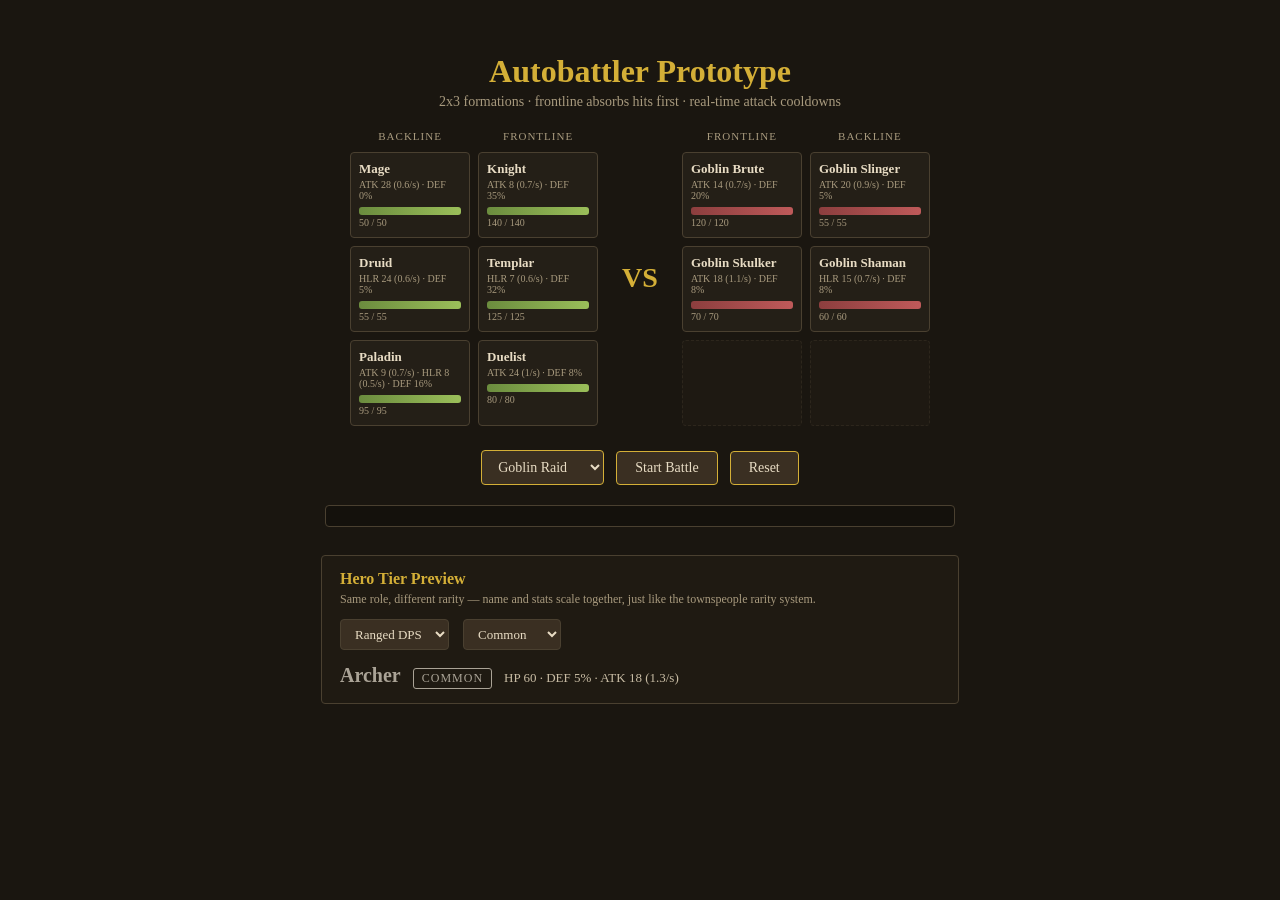
<file: autobattler-prototype.html>
<!DOCTYPE html>
<html lang="en">
<head>
<meta charset="UTF-8">
<title>Autobattler Prototype</title>
<style>
  body {
    background: #1a1610;
    color: #e8dcc4;
    font-family: Georgia, serif;
    display: flex;
    flex-direction: column;
    align-items: center;
    padding: 24px;
  }
  h1 { color: #d4af37; margin-bottom: 4px; }
  .subtitle { color: #a89a7e; margin-bottom: 20px; font-size: 14px; }

  .battlefield {
    display: flex;
    align-items: center;
    gap: 24px;
  }
  .vs { font-size: 28px; color: #d4af37; font-weight: bold; }

  .squad {
    display: flex;
    flex-direction: row;
    gap: 8px;
  }
  .column {
    display: flex;
    flex-direction: column;
    gap: 8px;
    width: 120px;
  }
  .row-label {
    font-size: 11px;
    color: #a89a7e;
    text-transform: uppercase;
    letter-spacing: 1px;
    text-align: center;
    margin-bottom: 2px;
  }

  .unit-slot {
    border: 1px solid #4a4030;
    border-radius: 4px;
    background: #241f17;
    min-height: 86px;
    padding: 8px;
    box-sizing: border-box;
  }
  .unit-slot.empty {
    border-style: dashed;
    opacity: 0.4;
  }
  .unit-slot.dead {
    opacity: 0.35;
    border-color: #5a2a2a;
  }
  .unit-slot[draggable="true"] {
    cursor: grab;
  }
  .unit-slot.drag-over {
    border-color: #d4af37;
    background: #2f2818;
  }
  .unit-name { font-weight: bold; font-size: 13px; color: #e8dcc4; }
  .unit-stats { font-size: 10px; color: #a89a7e; margin: 2px 0 6px; }
  .hp-bar-track {
    background: #3a2f22;
    border-radius: 3px;
    height: 8px;
    overflow: hidden;
  }
  .hp-bar-fill {
    background: linear-gradient(90deg, #6b8c3e, #9bbf5a);
    height: 100%;
    transition: width 0.15s linear;
  }
  .hp-bar-fill.enemy {
    background: linear-gradient(90deg, #8c3e3e, #bf5a5a);
  }
  .hp-text { font-size: 10px; color: #a89a7e; margin-top: 2px; }

  .controls { margin-top: 24px; display: flex; gap: 12px; align-items: center; }
  .controls select {
    background: #3a2f22;
    color: #e8dcc4;
    border: 1px solid #d4af37;
    border-radius: 4px;
    padding: 8px 12px;
    font-family: Georgia, serif;
    font-size: 14px;
  }
  button {
    background: #3a2f22;
    color: #e8dcc4;
    border: 1px solid #d4af37;
    border-radius: 4px;
    padding: 8px 18px;
    font-family: Georgia, serif;
    font-size: 14px;
    cursor: pointer;
  }
  button:hover { background: #4a3f30; }
  button:disabled { opacity: 0.4; cursor: default; }

  .log {
    margin-top: 20px;
    width: 600px;
    max-height: 220px;
    overflow-y: auto;
    background: #14110c;
    border: 1px solid #4a4030;
    border-radius: 4px;
    padding: 10px 14px;
    font-size: 12px;
    line-height: 1.5;
  }
  .log div.outcome { color: #d4af37; font-weight: bold; margin-top: 4px; }

  .preview {
    margin-top: 28px;
    width: 600px;
    border: 1px solid #4a4030;
    border-radius: 4px;
    background: #1f1a12;
    padding: 14px 18px;
  }
  .preview h2 {
    margin: 0 0 4px;
    font-size: 16px;
    color: #d4af37;
  }
  .preview .hint {
    font-size: 12px;
    color: #a89a7e;
    margin-bottom: 12px;
  }
  .preview-controls select {
    background: #3a2f22;
    color: #e8dcc4;
    border: 1px solid #4a4030;
    border-radius: 4px;
    padding: 6px 10px;
    font-family: Georgia, serif;
    font-size: 13px;
    margin-right: 10px;
  }
  .preview-card {
    margin-top: 14px;
    display: flex;
    align-items: baseline;
    gap: 12px;
  }
  .preview-name {
    font-size: 20px;
    font-weight: bold;
  }
  .preview-rarity {
    font-size: 12px;
    text-transform: uppercase;
    letter-spacing: 1px;
    padding: 2px 8px;
    border-radius: 3px;
    border: 1px solid currentColor;
  }
  .preview-stats {
    margin-top: 6px;
    font-size: 13px;
    color: #c8bca4;
  }
  .rarity-common    { color: #aaa396; }
  .rarity-rare      { color: #6fa8dc; }
  .rarity-epic      { color: #b56fdc; }
  .rarity-legendary { color: #d4af37; }
</style>
</head>
<body>

<h1>Autobattler Prototype</h1>
<div class="subtitle">2x3 formations &middot; frontline absorbs hits first &middot; real-time attack cooldowns</div>

<div class="battlefield">
  <div class="squad" id="heroSquad"></div>
  <div class="vs">VS</div>
  <div class="squad" id="enemySquad"></div>
</div>

<div class="controls">
  <select id="raidThemeSelect"></select>
  <button id="startBtn">Start Battle</button>
  <button id="resetBtn">Reset</button>
</div>

<div class="log" id="log"></div>

<div class="preview">
  <h2>Hero Tier Preview</h2>
  <div class="hint">Same role, different rarity — name and stats scale together, just like the townspeople rarity system.</div>
  <div class="preview-controls">
    <select id="archetypeSelect"></select>
    <select id="tierSelect"></select>
  </div>
  <div class="preview-card" id="previewCard"></div>
</div>

<script>
// --- Squad definitions (hardcoded for prototyping) ---
// row: 0 = frontline (targeted first), 1 = backline
// defense = % reduction applied to incoming damage
//
// A unit's combat capabilities are independent actions, each with its own
// power and speed (attacks/heals per ~2.5s baseline) and its own cooldown —
// so a unit can attack only, heal only, or (e.g. a future Paladin) do both
// on staggered timers.
const BASE_ATTACK_INTERVAL = 2500; // ms at speed 1.0

function attackAction(power, speed) {
  return { power, speed, cooldown: BASE_ATTACK_INTERVAL / speed };
}
function healAction(power, speed) {
  return { power, speed, cooldown: BASE_ATTACK_INTERVAL / speed };
}

// backlineChance: probability this unit's attack targets the backline instead
// of the frontline (when both rows have someone alive). Most units lean
// heavily toward the frontline; ranged/sniping units can be tuned higher.
const DEFAULT_BACKLINE_CHANCE = 0.15;

function makeUnit(name, defense, hp, row, col, side, attack = null, heal = null, backlineChance = DEFAULT_BACKLINE_CHANCE) {
  return { name, defense, hp, maxHp: hp, row, col, side, attack, heal, backlineChance, alive: true };
}

let heroes, enemies, running = false, tickHandle = null;

function buildSquads() {
  heroes = [
    // Frontline — a spread across the defense/attack/heal spectrum:
    makeUnit('Knight',  35, 140, 0, 0, 'hero', attackAction(8, 0.7)),                     // high DEF, low ATK — the wall
    makeUnit('Templar', 32, 125, 0, 1, 'hero', null, healAction(7, 0.6)),                 // high DEF, low HLR — tanky trickle-support
    makeUnit('Duelist',  8,  80, 0, 2, 'hero', attackAction(24, 1.0), null, 0.4),         // low DEF, high ATK — aggressive, hunts backline targets
    // Backline:
    makeUnit('Mage',     0,  50, 1, 0, 'hero', attackAction(28, 0.6)),                    // low DEF, high ATK — glass-cannon nuker
    makeUnit('Druid',    5,  55, 1, 1, 'hero', null, healAction(24, 0.6)),                // low DEF, high HLR — huge heals, paper-thin
    makeUnit('Paladin', 16,  95, 1, 2, 'hero', attackAction(9, 0.7), healAction(8, 0.5)), // both ATK and HLR — hybrid support/damage
  ];
  // Enemy roster is generated from the selected raid theme — see RAID_THEMES.
  const themeIndex = parseInt(raidThemeSelect.value, 10);
  enemies = [
    generateEnemy(themeIndex, 'brute',      0, 0),
    generateEnemy(themeIndex, 'skirmisher', 0, 1),
    null, // empty frontline slot
    generateEnemy(themeIndex, 'caster',     1, 0),
    generateEnemy(themeIndex, 'shaman',     1, 1),
    null, // empty backline slot
  ];
}

function randomFrom(list) {
  return list[Math.floor(Math.random() * list.length)];
}

// --- Targeting: frontline is favored but not absolute. Each attacker rolls
// against its own backlineChance to decide which row it goes after; if its
// preferred row is empty, it falls back to whichever row still has the living. ---
function pickTarget(attacker, enemySquad) {
  const front = enemySquad.filter(u => u && u.row === 0 && u.alive);
  const back = enemySquad.filter(u => u && u.row === 1 && u.alive);
  if (front.length === 0 && back.length === 0) return null;
  if (front.length === 0) return randomFrom(back);
  if (back.length === 0) return randomFrom(front);

  const wantsBackline = Math.random() < attacker.backlineChance;
  return randomFrom(wantsBackline ? back : front);
}

// Healers always tend to whoever's lowest on HP%, ignoring full-health allies.
function pickHealTarget(friendlySquad) {
  const wounded = friendlySquad.filter(u => u && u.alive && u.hp < u.maxHp);
  if (wounded.length === 0) return null;
  wounded.sort((a, b) => (a.hp / a.maxHp) - (b.hp / b.maxHp));
  return wounded[0];
}

function resolveHeal(healer, target) {
  const before = target.hp;
  target.hp = Math.min(target.maxHp, target.hp + healer.heal.power);
  const restored = Math.round(target.hp - before);
  log(`${healer.name} heals ${target.name} for ${restored}`, healer.side);
}

function resolveAttack(attacker, defender) {
  const dmg = Math.max(1, Math.round(attacker.attack.power * (1 - defender.defense / 100)));
  defender.hp -= dmg;
  log(`${attacker.name} hits ${defender.name} for ${dmg}`, attacker.side);
  if (defender.hp <= 0) {
    defender.hp = 0;
    defender.alive = false;
    log(`${defender.name} falls!`, 'outcome');
  }
}

function squadAlive(squad) {
  return squad.some(u => u && u.alive);
}

// --- Main combat loop: each unit's attack and heal actions tick down independently ---
function tick(deltaMs) {
  for (const unit of [...heroes, ...enemies]) {
    if (!unit || !unit.alive) continue;

    if (unit.attack) {
      unit.attack.cooldown -= deltaMs;
      if (unit.attack.cooldown <= 0) {
        const enemySquad = unit.side === 'hero' ? enemies : heroes;
        const target = pickTarget(unit, enemySquad);
        if (target) resolveAttack(unit, target);
        unit.attack.cooldown += BASE_ATTACK_INTERVAL / unit.attack.speed;
      }
    }

    if (unit.heal) {
      unit.heal.cooldown -= deltaMs;
      if (unit.heal.cooldown <= 0) {
        const friendlySquad = unit.side === 'hero' ? heroes : enemies;
        const target = pickHealTarget(friendlySquad);
        if (target) {
          resolveHeal(unit, target);
          unit.heal.cooldown += BASE_ATTACK_INTERVAL / unit.heal.speed;
        }
        // Nobody wounded yet — hold the heal ready and check again next tick.
      }
    }
  }
  render();

  if (!squadAlive(heroes) || !squadAlive(enemies)) {
    endBattle();
  }
}

function endBattle() {
  running = false;
  clearInterval(tickHandle);
  startBtn.disabled = false;
  raidThemeSelect.disabled = false;
  const heroesWon = squadAlive(heroes);
  log(heroesWon ? 'Heroes win!' : 'Heroes are defeated...', 'outcome');
}

// --- Rendering ---
// columnOrder controls left-to-right display order, e.g. backline-then-frontline
// puts the frontline column nearest the center battle line.
// `interactive` enables drag-and-drop repositioning (heroes only — the player
// doesn't get to rearrange the enemy formation).
function renderSquad(containerId, squad, sideClass, columnOrder, interactive) {
  const el = document.getElementById(containerId);
  el.innerHTML = '';
  for (const colDef of columnOrder) {
    const colEl = document.createElement('div');
    colEl.className = 'column';

    const label = document.createElement('div');
    label.className = 'row-label';
    label.textContent = colDef.label;
    colEl.appendChild(label);

    for (let i = 0; i < 3; i++) {
      const index = colDef.row * 3 + i;
      const unit = squad[index];
      const slot = document.createElement('div');
      if (!unit) {
        slot.className = 'unit-slot empty';
      } else {
        slot.className = 'unit-slot' + (unit.alive ? '' : ' dead');
        const pct = Math.max(0, (unit.hp / unit.maxHp) * 100);
        const statParts = [];
        if (unit.attack) statParts.push(`ATK ${unit.attack.power} (${unit.attack.speed}/s)`);
        if (unit.heal) statParts.push(`HLR ${unit.heal.power} (${unit.heal.speed}/s)`);
        statParts.push(`DEF ${unit.defense}%`);
        slot.innerHTML = `
          <div class="unit-name">${unit.name}</div>
          <div class="unit-stats">${statParts.join(' &middot; ')}</div>
          <div class="hp-bar-track"><div class="hp-bar-fill ${sideClass}" style="width:${pct}%"></div></div>
          <div class="hp-text">${Math.max(0, Math.round(unit.hp))} / ${unit.maxHp}</div>
        `;
      }
      if (interactive) attachDragHandlers(slot, index, squad);
      colEl.appendChild(slot);
    }
    el.appendChild(colEl);
  }
}

// --- Drag-and-drop repositioning (heroes only) ---
// Re-rendering mid-drag would yank the dragged element out from under the
// browser's drag session, so render() is suppressed while a drag is active
// and forced once on drop/dragend.
let isDragging = false;

function attachDragHandlers(slot, index, squad) {
  const unit = squad[index];
  if (unit && unit.alive) {
    slot.draggable = true;
    slot.addEventListener('dragstart', e => {
      isDragging = true;
      e.dataTransfer.effectAllowed = 'move';
      e.dataTransfer.setData('text/plain', String(index));
    });
    slot.addEventListener('dragend', () => {
      isDragging = false;
      render();
    });
  }

  slot.addEventListener('dragover', e => {
    e.preventDefault();
    e.dataTransfer.dropEffect = 'move';
  });
  slot.addEventListener('dragenter', e => {
    e.preventDefault();
    slot.classList.add('drag-over');
  });
  slot.addEventListener('dragleave', () => slot.classList.remove('drag-over'));
  slot.addEventListener('drop', e => {
    e.preventDefault();
    slot.classList.remove('drag-over');
    const sourceIndex = parseInt(e.dataTransfer.getData('text/plain'), 10);
    swapHeroes(sourceIndex, index);
  });
}

function swapHeroes(sourceIndex, targetIndex) {
  if (sourceIndex === targetIndex || isNaN(sourceIndex)) return;
  const rowOf = idx => Math.floor(idx / 3);
  const colOf = idx => idx % 3;

  const a = heroes[sourceIndex];
  const b = heroes[targetIndex];
  if (a) { a.row = rowOf(targetIndex); a.col = colOf(targetIndex); }
  if (b) { b.row = rowOf(sourceIndex); b.col = colOf(sourceIndex); }
  heroes[sourceIndex] = b;
  heroes[targetIndex] = a;

  log(`Repositioned ${a.name}${b ? ` and ${b.name}` : ''}`, 'outcome');
}

function render() {
  if (isDragging) return;
  // Frontline column sits nearest the center "VS" line for both squads.
  renderSquad('heroSquad', heroes, '', [{ label: 'Backline', row: 1 }, { label: 'Frontline', row: 0 }], true);
  renderSquad('enemySquad', enemies, 'enemy', [{ label: 'Frontline', row: 0 }, { label: 'Backline', row: 1 }], false);
}

function log(msg, kind) {
  const logEl = document.getElementById('log');
  const line = document.createElement('div');
  if (kind === 'outcome') line.className = 'outcome';
  else if (kind === 'enemy') line.style.color = '#bf8a8a';
  else if (kind === 'hero') line.style.color = '#a8c08a';
  line.textContent = msg;
  logEl.appendChild(line);
  logEl.scrollTop = logEl.scrollHeight;
}

// --- Controls ---
const startBtn = document.getElementById('startBtn');
const resetBtn = document.getElementById('resetBtn');

startBtn.addEventListener('click', () => {
  if (running) return;
  running = true;
  startBtn.disabled = true;
  raidThemeSelect.disabled = true;
  log('--- Battle begins ---', 'outcome');
  tickHandle = setInterval(() => tick(100), 100);
});

resetBtn.addEventListener('click', () => {
  running = false;
  clearInterval(tickHandle);
  document.getElementById('log').innerHTML = '';
  startBtn.disabled = false;
  raidThemeSelect.disabled = false;
  buildSquads();
  render();
});

// --- Enemy raid themes (mirrors the hero archetype/tier model so both sides
// scale on a comparable curve — same four roles, reskinned and re-powered per
// raid family from the invasion system: Goblin Raid -> Orc Warband ->
// Bandit Horde -> Dark Army -> Dragon Siege) ---
const ENEMY_ARCHETYPES = {
  brute:      { base: { defense: 20, hp: 120, attack: { power: 14, speed: 0.7 } } },
  skirmisher: { base: { defense: 8,  hp: 70,  attack: { power: 18, speed: 1.1 }, backlineChance: 0.4 } },
  caster:     { base: { defense: 5,  hp: 55,  attack: { power: 20, speed: 0.9 } } },
  shaman:     { base: { defense: 8,  hp: 60,  heal: { power: 15, speed: 0.7 } } },
};

// powerMult climbs with raid tier — rough placeholder curve for prototyping;
// a real balance pass would tune this against hero rarity output and the
// raid defense benchmarks already documented for the invasion system.
const RAID_THEMES = [
  { name: 'Goblin Raid',  powerMult: 1,   roster: { brute: 'Goblin Brute',    skirmisher: 'Goblin Skulker',   caster: 'Goblin Slinger',  shaman: 'Goblin Shaman' } },
  { name: 'Orc Warband',  powerMult: 1.6, roster: { brute: 'Orc Brute',       skirmisher: 'Orc Berserker',    caster: 'Orc Warcaster',   shaman: 'Orc Witch Doctor' } },
  { name: 'Bandit Horde', powerMult: 2.4, roster: { brute: 'Bandit Enforcer', skirmisher: 'Bandit Cutthroat', caster: 'Bandit Marksman', shaman: 'Bandit Medic' } },
  { name: 'Dark Army',    powerMult: 3.6, roster: { brute: 'Death Knight',    skirmisher: 'Shadow Reaver',    caster: 'Necromancer',     shaman: 'Bone Priest' } },
  { name: 'Dragon Siege', powerMult: 5.5, roster: { brute: 'Dragon Guard',    skirmisher: 'Wyrmling',         caster: 'Dragon Mage',     shaman: 'Dragonpriest' } },
];

function generateEnemy(themeIndex, archetypeKey, row, col) {
  const theme = RAID_THEMES[themeIndex];
  const archetype = ENEMY_ARCHETYPES[archetypeKey];
  const base = archetype.base;
  const scalePower = v => Math.round(v * theme.powerMult);
  const scaleHp = v => Math.round(v * Math.sqrt(theme.powerMult));

  const attack = base.attack ? attackAction(scalePower(base.attack.power), base.attack.speed) : null;
  const heal = base.heal ? healAction(scalePower(base.heal.power), base.heal.speed) : null;
  const backlineChance = base.backlineChance !== undefined ? base.backlineChance : DEFAULT_BACKLINE_CHANCE;

  const unit = makeUnit(theme.roster[archetypeKey], base.defense, scaleHp(base.hp), row, col, 'enemy', attack, heal, backlineChance);
  unit.raidTheme = theme.name;
  return unit;
}

const raidThemeSelect = document.getElementById('raidThemeSelect');
RAID_THEMES.forEach((theme, i) => {
  const opt = document.createElement('option');
  opt.value = String(i);
  opt.textContent = theme.name;
  raidThemeSelect.appendChild(opt);
});
raidThemeSelect.addEventListener('change', () => {
  if (running) return;
  buildSquads();
  render();
  log(`-- Facing the ${RAID_THEMES[raidThemeSelect.value].name} --`, 'outcome');
});

// --- Hero rarity tiers (mirrors the townspeople rarity system: same role,
// scaling power and a distinct name per tier rather than a generic label) ---
const RARITY_TIERS = [
  { rarity: 'common',    powerMult: 1 },
  { rarity: 'rare',      powerMult: 2.5 },
  { rarity: 'epic',      powerMult: 5 },
  { rarity: 'legendary', powerMult: 10 },
];

// Each archetype defines a base statline plus one display name per tier.
// Power stats (attack/heal) scale with the tier's full multiplier — like
// townspeople income does. HP scales more gently (sqrt of the multiplier) so
// higher tiers hit much harder without becoming absurdly bulky.
const HERO_ARCHETYPES = {
  ranged: {
    label: 'Ranged DPS',
    names: ['Archer', 'Sharpshooter', 'Hunter', 'Marksman'],
    base: { defense: 5, hp: 60, attack: { power: 18, speed: 1.3 } },
  },
  guardian: {
    label: 'Guardian',
    names: ['Knight', 'Sentinel', 'Vanguard', 'Paragon'],
    base: { defense: 35, hp: 140, attack: { power: 8, speed: 0.7 } },
  },
  mender: {
    label: 'Mender',
    names: ['Acolyte', 'Cleric', 'Druid', 'Saint'],
    base: { defense: 5, hp: 55, heal: { power: 20, speed: 0.7 } },
  },
};

function generateHero(archetypeKey, tierIndex, row, col, side) {
  const archetype = HERO_ARCHETYPES[archetypeKey];
  const tier = RARITY_TIERS[tierIndex];
  const scalePower = v => Math.round(v * tier.powerMult);
  const scaleHp = v => Math.round(v * Math.sqrt(tier.powerMult));

  const base = archetype.base;
  const attack = base.attack ? attackAction(scalePower(base.attack.power), base.attack.speed) : null;
  const heal = base.heal ? healAction(scalePower(base.heal.power), base.heal.speed) : null;

  const unit = makeUnit(archetype.names[tierIndex], base.defense, scaleHp(base.hp), row, col, side, attack, heal);
  unit.rarity = tier.rarity;
  return unit;
}

// --- Hero tier preview panel ---
const archetypeSelect = document.getElementById('archetypeSelect');
const tierSelect = document.getElementById('tierSelect');
const previewCard = document.getElementById('previewCard');

for (const [key, archetype] of Object.entries(HERO_ARCHETYPES)) {
  const opt = document.createElement('option');
  opt.value = key;
  opt.textContent = archetype.label;
  archetypeSelect.appendChild(opt);
}
RARITY_TIERS.forEach((tier, i) => {
  const opt = document.createElement('option');
  opt.value = String(i);
  opt.textContent = tier.rarity[0].toUpperCase() + tier.rarity.slice(1);
  tierSelect.appendChild(opt);
});

function updatePreview() {
  const hero = generateHero(archetypeSelect.value, parseInt(tierSelect.value, 10), 0, 0, 'hero');
  const statParts = [`HP ${hero.maxHp}`, `DEF ${hero.defense}%`];
  if (hero.attack) statParts.push(`ATK ${hero.attack.power} (${hero.attack.speed}/s)`);
  if (hero.heal) statParts.push(`HLR ${hero.heal.power} (${hero.heal.speed}/s)`);

  previewCard.innerHTML = `
    <div class="preview-name rarity-${hero.rarity}">${hero.name}</div>
    <div class="preview-rarity rarity-${hero.rarity}">${hero.rarity}</div>
  `;
  const statsLine = document.createElement('div');
  statsLine.className = 'preview-stats';
  statsLine.style.flexBasis = '100%';
  statsLine.textContent = statParts.join(' · ');
  previewCard.appendChild(statsLine);
}

archetypeSelect.addEventListener('change', updatePreview);
tierSelect.addEventListener('change', updatePreview);
updatePreview();

buildSquads();
render();
</script>
</body>
</html>
</file>
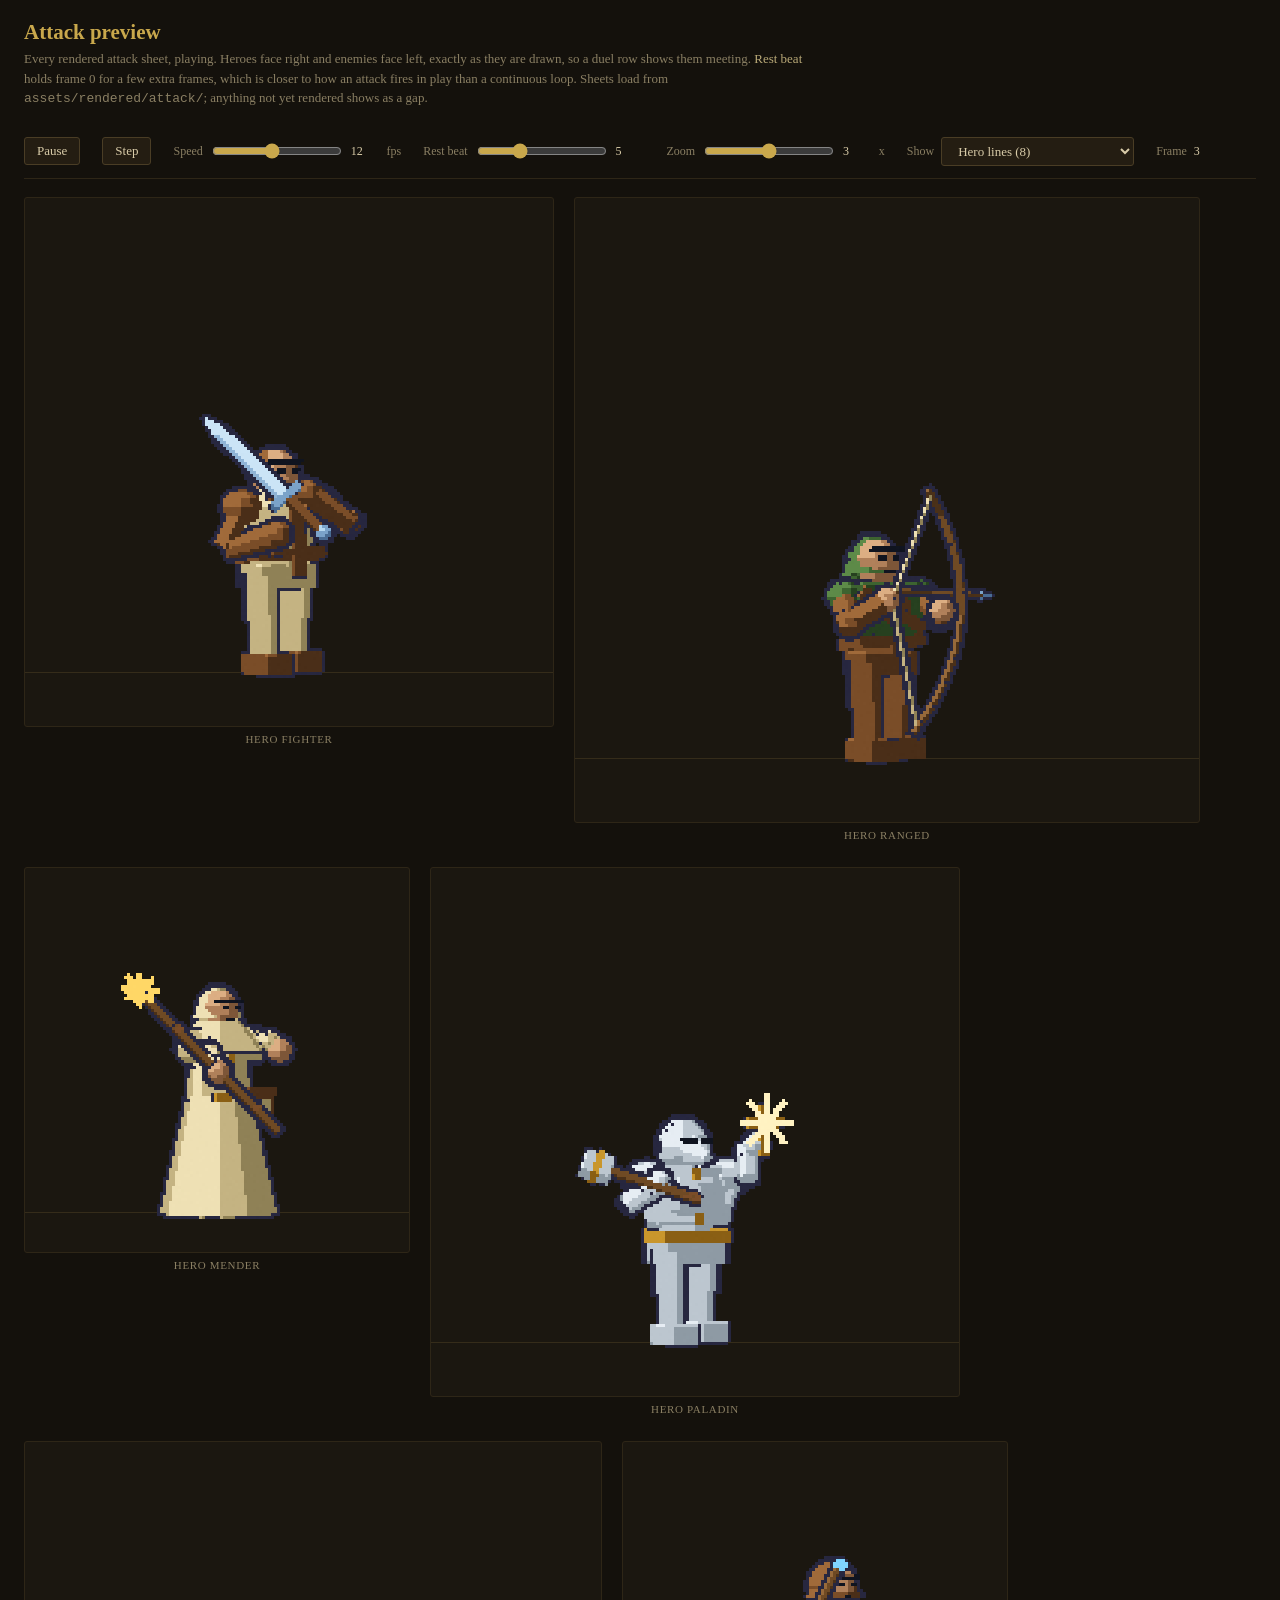
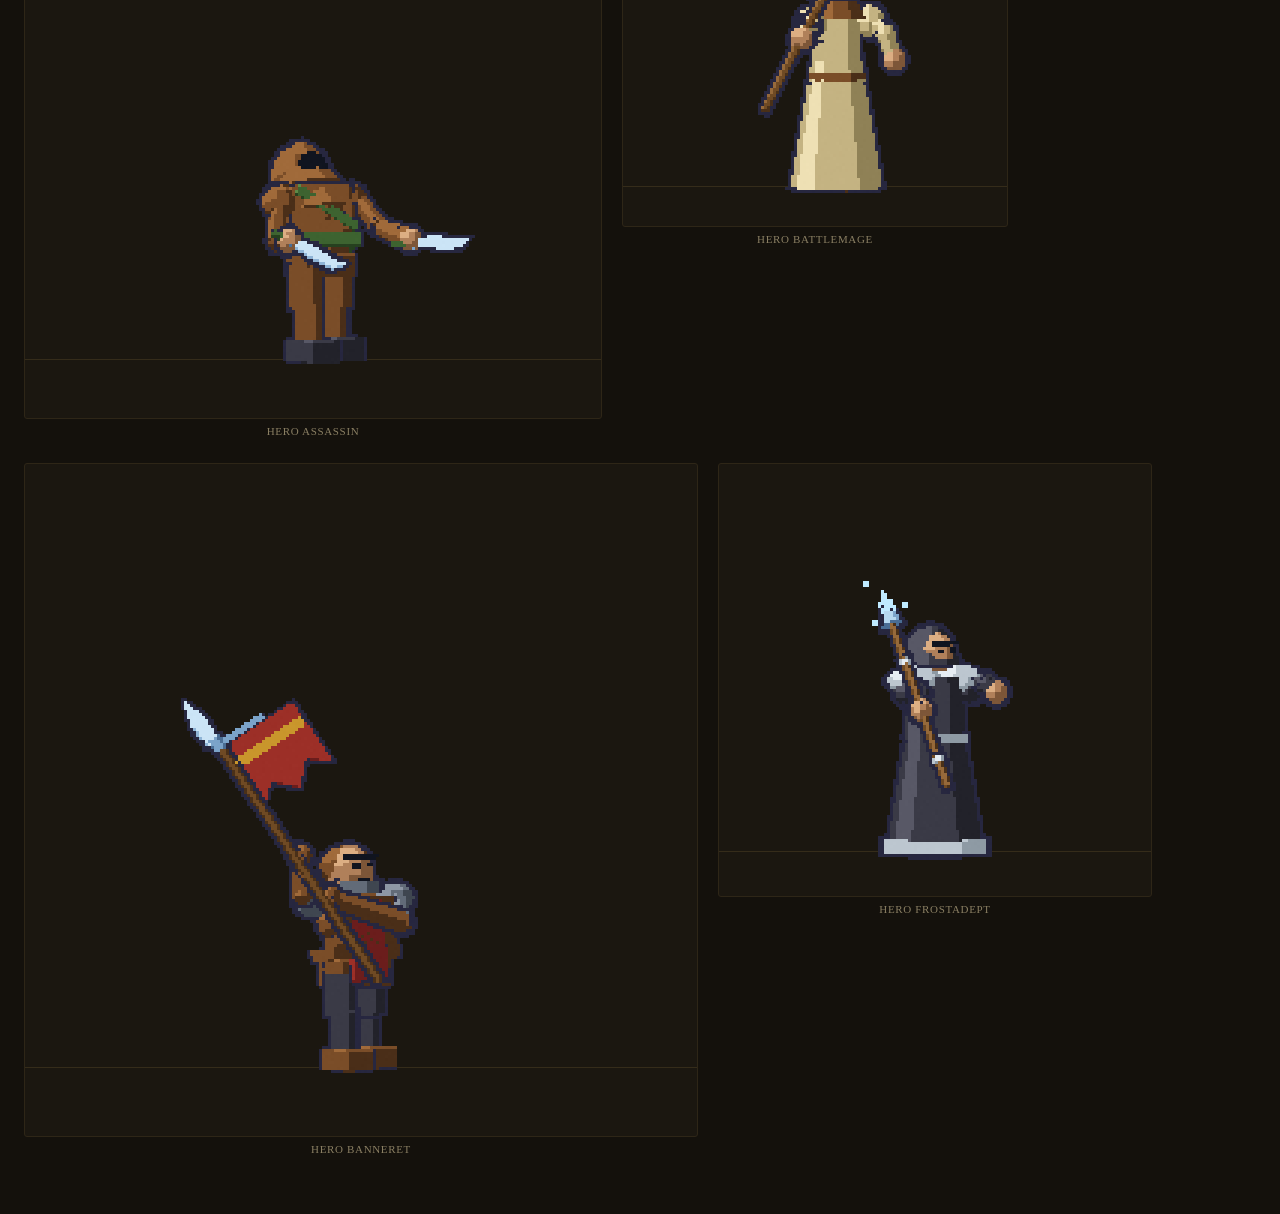
<file: tools/attack-preview.html>
<!DOCTYPE html>
<html>
<head>
<meta charset="utf-8">
<title>Attack preview — the animations in motion</title>
<!--
  Plays the rendered attack sheets so they can be judged as MOTION rather than as
  a row of stills. An eight-frame strip tells you nothing about whether a swing
  reads; only playback does.

  Opens by DOUBLE-CLICK, with no server. That is why nothing here fetches or
  touches canvas pixels: the roster is inlined, the frame count is read off each
  image's own dimensions, and animation is a background-position step. The
  runtime sprite pipeline in game.js does need canvas, which is why the game
  itself wants http, but a review tool that needs a server does not get used.

  EVERY CELL SEATS ON ONE GROUND LINE. World z=0 sits 10% up from the bottom of
  every cell whatever its size, so a 176px boss cell and a 128px hero cell only
  line up if each is pushed down by its OWN 10%. Bottom-aligning the images
  instead puts the boss's feet 5px below everyone else's.
-->
<style>
  :root { --ink: #d8cba8; --dim: #8a7f63; --gold: #c9a84c; }
  body { background: #14110c; color: var(--ink);
         font-family: Georgia, "Times New Roman", serif; margin: 0; padding: 20px 24px 60px; }
  h1 { font-size: 21px; color: var(--gold); margin: 0 0 4px; }
  .sub { font-size: 13px; color: var(--dim); margin-bottom: 18px; max-width: 62em; line-height: 1.5; }
  .note { color: #b9a978; }

  #bar { position: sticky; top: 0; z-index: 5; background: #14110c;
         border-bottom: 1px solid #2e2617; padding: 10px 0 12px; margin-bottom: 18px;
         display: flex; flex-wrap: wrap; gap: 16px 22px; align-items: center; }
  #bar label { font-size: 12px; color: var(--dim); display: flex; align-items: center; gap: 7px; }
  #bar output { color: var(--ink); min-width: 2.4em; display: inline-block; font-variant-numeric: tabular-nums; }
  button, select { font-family: inherit; font-size: 13px; color: var(--ink);
                   background: #241d12; border: 1px solid #4a3d25; border-radius: 3px;
                   padding: 5px 12px; cursor: pointer; }
  button:hover, select:hover { background: #2f2617; }
  input[type=range] { accent-color: var(--gold); width: 130px; }

  .grid { display: flex; flex-wrap: wrap; gap: 26px 20px; }
  .cell { text-align: center; }
  .stage { position: relative; background: #1b1710; border: 1px solid #2e2617;
           border-radius: 3px; overflow: hidden; }
  .ground { position: absolute; left: 0; right: 0; border-top: 1px solid #352c1a; }
  .unit { position: absolute; image-rendering: pixelated;
          background-repeat: no-repeat; }
  .name { font-size: 11px; color: var(--dim); margin-top: 6px;
          letter-spacing: 0.06em; text-transform: uppercase; }

  .duel { display: flex; flex-wrap: wrap; gap: 26px 20px; }
  .duel .stage { background: #1b1710; }
  .duelname { font-size: 11px; color: var(--dim); margin-top: 6px; letter-spacing: 0.06em; }
  .missing { color: #c46b52; font-size: 12px; padding: 12px; }
</style>
</head>
<body>

<h1>Attack preview</h1>
<div class="sub">
  Every rendered attack sheet, playing. Heroes face right and enemies face left, exactly as they
  are drawn, so a duel row shows them meeting. <span class="note">Rest beat</span> holds frame 0
  for a few extra frames, which is closer to how an attack fires in play than a continuous loop.
  Sheets load from <code>assets/rendered/attack/</code>; anything not yet rendered shows as a gap.
</div>

<div id="bar">
  <button id="play">Pause</button>
  <button id="step">Step</button>
  <label>Speed <input id="fps" type="range" min="2" max="24" value="12"><output id="fpsv">12</output> fps</label>
  <label>Rest beat <input id="rest" type="range" min="0" max="16" value="5"><output id="restv">5</output></label>
  <label>Zoom <input id="zoom" type="range" min="1" max="5" value="3"><output id="zoomv">3</output>x</label>
  <label>Show
    <select id="view">
      <option value="hero-base">Hero lines (8)</option>
      <option value="hero-all">Hero lines + rarity tiers (32)</option>
      <option value="duel">Duels: hero vs enemy</option>
      <option value="goblin">Goblin raid</option>
      <option value="orc">Orc warband</option>
      <option value="bandit">Bandit horde</option>
      <option value="undead">Undead legion</option>
      <option value="infernal">Infernal siege</option>
      <option value="all">Everything (61)</option>
    </select>
  </label>
  <label>Frame <output id="frame">0</output></label>
</div>

<div id="out"></div>

<script>
// The roster, inlined because file:// cannot fetch a manifest. Keep in step with
// tools/blender/attack_roster.py; `render_attacks.py --list` prints it.
const HERO_BASE = ['hero_fighter', 'hero_ranged', 'hero_mender', 'hero_paladin',
                   'hero_assassin', 'hero_battlemage', 'hero_banneret', 'hero_frostadept'];
const TIERS = ['', '_rare', '_epic', '_legendary'];
// Two lines were auditioned at a tier other than common, so their base sprite IS
// that tier and the missing one is generated instead.
const BASE_TIER = { hero_mender: '_rare', hero_paladin: '_epic' };
const FAMILIES = {
  goblin:   ['goblin_skirmisher', 'goblin_caster', 'goblin_shaman', 'goblin_sapper', 'goblin_boss'],
  orc:      ['orc_brute', 'orc_skirmisher', 'orc_caster', 'orc_shaman', 'orc_sapper', 'orc_boss'],
  bandit:   ['bandit_brute', 'bandit_skirmisher', 'bandit_caster', 'bandit_shaman', 'bandit_sapper', 'bandit_boss'],
  undead:   ['undead_brute', 'undead_skirmisher', 'undead_caster', 'undead_shaman', 'undead_sapper', 'undead_boss'],
  infernal: ['infernal_brute', 'infernal_skirmisher', 'infernal_caster', 'infernal_shaman', 'infernal_sapper', 'infernal_boss'],
};
// One opponent per hero, spread across the five families so a single screen shows
// every family at least once.
const DUELS = [
  ['hero_fighter',    'orc_brute'],
  ['hero_ranged',     'goblin_skirmisher'],
  ['hero_mender',     'undead_caster'],
  ['hero_paladin',    'undead_brute'],
  ['hero_assassin',   'bandit_skirmisher'],
  ['hero_battlemage', 'infernal_skirmisher'],
  ['hero_banneret',   'orc_boss'],
  ['hero_frostadept', 'infernal_caster'],
];

const GROUND_FRAC = 0.10;   // spritekit.GROUND_FRAC: world z=0 sits this far up every cell

// Stamped once per page load, so a reload always shows the newest render. These
// sheets are republished constantly, and a cached one is worse than a stale
// picture: the CELL SIZE is read off the image, so an old file lays the whole
// stage out to the wrong size and the figure sits off its ground line. Both the
// probe and the background use this same string, so it stays one request.
const BUST = '?v=' + Date.now();
const SRC = key => '../assets/rendered/attack/' + key + '.png' + BUST;

function heroAll() {
  const out = [];
  for (const line of HERO_BASE) {
    for (const t of TIERS) {
      out.push(t === (BASE_TIER[line] || '') ? line : line + t);
    }
  }
  return out;
}

const el = id => document.getElementById(id);
const out = el('out');

let playing = true, frame = 0, timer = null;
const units = [];          // {node, frames, cell} for every unit on screen

function zoom() { return +el('zoom').value; }

/** One animating figure. Frame count comes from the image itself: a strip is
 *  square cells laid in a row, so frames = width / height and cell = height. */
function makeUnit(key, stage, xFrac) {
  const node = document.createElement('div');
  node.className = 'unit';
  node.style.backgroundImage = `url("${SRC(key)}")`;
  stage.appendChild(node);
  const rec = { node, frames: 8, cell: 128, xFrac, ready: false };
  stage._units.push(rec);
  const probe = new Image();
  probe.onload = () => {
    rec.cell = probe.naturalHeight;
    rec.frames = Math.max(1, Math.round(probe.naturalWidth / probe.naturalHeight));
    rec.ready = true;
    fitStage(stage);
    paint(rec);
  };
  probe.onerror = () => { node.remove(); };
  probe.src = SRC(key);
  units.push(rec);
  return rec;
}

/** Size the stage from the art it holds, then seat every unit on one ground line.
 *  Cells are not one size -- 128 for most, 192 for the banneret, 176 for a boss --
 *  so a fixed stage clips the big ones. The tallest cell present sets the stage. */
function fitStage(stage) {
  const z = zoom();
  const ready = stage._units.filter(r => r.ready);
  if (!ready.length) return;
  const cell = Math.max(...ready.map(r => r.cell));
  const h = cell * z;
  stage.style.height = h + 'px';
  stage.style.width = (h * stage._aspect) + 'px';
  // The ground line is where the TALLEST cell's own ground row falls.
  stage._groundPx = cell * GROUND_FRAC * z;
  stage._ground.style.bottom = stage._groundPx + 'px';
  for (const r of ready) layout(r, stage);
}

function layout(rec, stage) {
  const z = zoom(), px = rec.cell * z;
  rec.node.style.width = px + 'px';
  rec.node.style.height = px + 'px';
  rec.node.style.backgroundSize = (px * rec.frames) + 'px ' + px + 'px';
  rec.node.style.left = (parseFloat(stage.style.width) * rec.xFrac - px / 2) + 'px';
  // Push each cell down by its OWN ground fraction so feet share one line
  // whatever the cell size.
  rec.node.style.bottom = (stage._groundPx - rec.cell * GROUND_FRAC * z) + 'px';
}

function paint(rec) {
  if (!rec.ready) return;
  const f = Math.min(frame, rec.frames - 1);
  rec.node.style.backgroundPositionX = (-f * rec.cell * zoom()) + 'px';
}

/** `aspect` is width as a multiple of height; the real size is set by `fitStage`
 *  once the art has loaded and its cell size is known. */
function stage(aspect) {
  const s = document.createElement('div');
  s.className = 'stage';
  s._aspect = aspect;
  s._units = [];
  s._groundPx = 0;
  s.style.width = (128 * zoom() * aspect) + 'px';
  s.style.height = (128 * zoom()) + 'px';
  const g = document.createElement('div');
  g.className = 'ground';
  s._ground = g;
  s.appendChild(g);
  return s;
}

function render() {
  units.length = 0;
  out.innerHTML = '';
  const view = el('view').value;

  if (view === 'duel') {
    const wrap = document.createElement('div');
    wrap.className = 'duel';
    for (const [hero, foe] of DUELS) {
      const cell = document.createElement('div');
      cell.className = 'cell';
      const s = stage(2.0);
      cell.appendChild(s);
      const cap = document.createElement('div');
      cap.className = 'duelname';
      cap.textContent = hero.replace('hero_', '') + '  vs  ' + foe.replace('_', ' ');
      cell.appendChild(cap);
      wrap.appendChild(cell);
      makeUnit(hero, s, 0.34);
      makeUnit(foe, s, 0.66);
    }
    out.appendChild(wrap);
    return;
  }

  let keys;
  if (view === 'hero-base') keys = HERO_BASE;
  else if (view === 'hero-all') keys = heroAll();
  else if (view === 'all') keys = heroAll().concat(...Object.values(FAMILIES));
  else keys = FAMILIES[view];

  const grid = document.createElement('div');
  grid.className = 'grid';
  for (const key of keys) {
    const cell = document.createElement('div');
    cell.className = 'cell';
    const s = stage(1.0);
    cell.appendChild(s);
    const n = document.createElement('div');
    n.className = 'name';
    n.textContent = key.replace(/_/g, ' ');
    cell.appendChild(n);
    grid.appendChild(cell);
    makeUnit(key, s, 0.5);
  }
  out.appendChild(grid);
}

function advance() {
  const rest = +el('rest').value;
  const span = 8 + rest;                 // hold frame 0 for `rest` extra ticks
  frame = (frame + 1) % span;
  if (frame >= 8) frame = 0;
  el('frame').textContent = frame;
  for (const r of units) paint(r);
}

function restart() {
  if (timer) clearInterval(timer);
  timer = setInterval(() => { if (playing) advance(); }, 1000 / +el('fps').value);
}

el('play').onclick = () => {
  playing = !playing;
  el('play').textContent = playing ? 'Pause' : 'Play';
};
el('step').onclick = () => { playing = false; el('play').textContent = 'Play'; advance(); };
el('fps').oninput = () => { el('fpsv').textContent = el('fps').value; restart(); };
el('rest').oninput = () => { el('restv').textContent = el('rest').value; };
el('zoom').oninput = () => { el('zoomv').textContent = el('zoom').value; render(); };
el('view').onchange = render;

render();
restart();
</script>
</body>
</html>
</file>
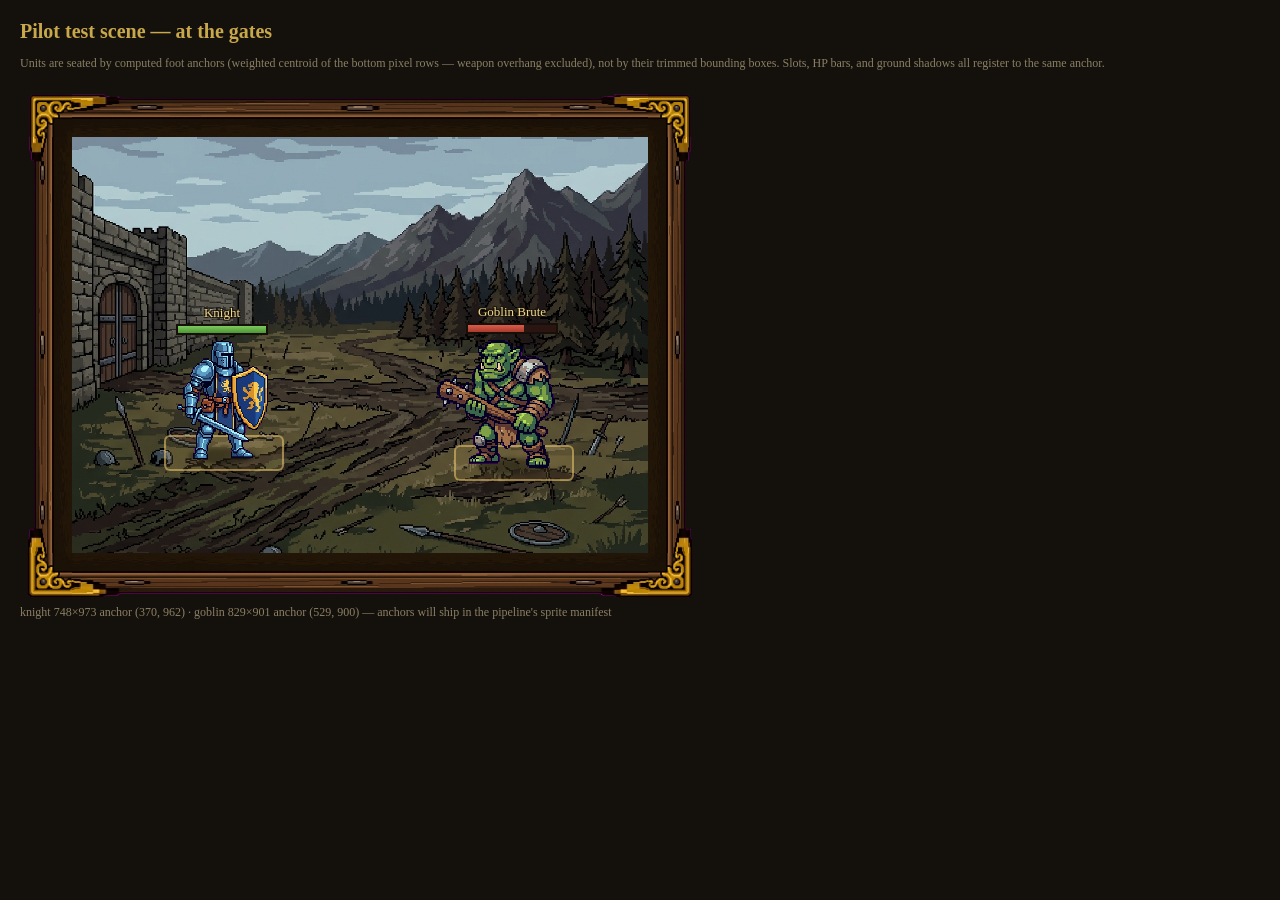
<file: tools/pilot-scene.html>
<!DOCTYPE html>
<html>
<head>
<meta charset="utf-8">
<title>Pilot scene — the gates</title>
<style>
  body { background: #14110c; color: #d8cba8; font-family: Georgia, serif; margin: 20px; }
  h1 { font-size: 20px; color: #c9a84c; }
  .meta { font-size: 12px; color: #8a7f63; margin-bottom: 14px; }
  #panel {
    width: 680px; height: 520px; box-sizing: border-box;
    border: 52px solid transparent; position: relative; display: none;
  }
  #scene {
    position: absolute; inset: 0; overflow: hidden;
    background-repeat: no-repeat; background-size: cover; background-position: 0% 62%;
    image-rendering: pixelated;
  }
  #scene img { image-rendering: pixelated; position: absolute; }
  .info { position: absolute; text-align: center; width: 96px; }
  .nameplate { font-size: 13px; color: #f0d890; text-shadow: 1px 1px 0 #1a1408, -1px 1px 0 #1a1408, 1px -1px 0 #1a1408, -1px -1px 0 #1a1408; margin-bottom: 3px; }
  .hpbar { width: 92px; height: 11px; margin: 0 auto; background: #2a1512;
           border: 2px solid #171008; box-sizing: border-box; }
  .hpfill { height: 100%; }
  .hp-hero  { background: linear-gradient(#7dc95e, #4e9636); }
  .hp-enemy { background: linear-gradient(#d95c4a, #a83a2c); }
  .slot { position: absolute; border: 2px solid rgba(233, 196, 106, 0.55);
          border-radius: 6px; background: rgba(233, 196, 106, 0.12); }
  .shadow { position: absolute; background: rgba(10, 8, 4, 0.4); border-radius: 50%;
            filter: blur(2px); }
</style>
</head>
<body>
<h1>Pilot test scene — at the gates</h1>
<div class="meta">Units are seated by computed foot anchors (weighted centroid of the bottom
pixel rows — weapon overhang excluded), not by their trimmed bounding boxes. Slots, HP bars,
and ground shadows all register to the same anchor.</div>
<div id="panel">
  <div id="scene"></div>
</div>
<div id="status" class="meta">processing raws…</div>

<script>
function loadImage(src) {
  return new Promise((res, rej) => {
    const img = new Image();
    img.onload = () => res(img);
    img.onerror = () => rej(new Error('failed to load ' + src));
    img.src = src;
  });
}
function toCanvas(img) {
  const c = document.createElement('canvas');
  c.width = img.width; c.height = img.height;
  c.getContext('2d').drawImage(img, 0, 0);
  return c;
}
function keyMagenta(canvas) {
  const ctx = canvas.getContext('2d');
  const d = ctx.getImageData(0, 0, canvas.width, canvas.height);
  const p = d.data;
  for (let i = 0; i < p.length; i += 4) {
    const r = p[i], g = p[i+1], b = p[i+2];
    const m = Math.max(r, b);
    if (m > 130 && g < 0.65 * m && Math.min(r, b) > 0.45 * m) p[i+3] = 0;
  }
  ctx.putImageData(d, 0, 0);
}
function trim(canvas) {
  const ctx = canvas.getContext('2d');
  const W = canvas.width, H = canvas.height;
  const p = ctx.getImageData(0, 0, W, H).data;
  let minX = W, minY = H, maxX = -1, maxY = -1;
  for (let y = 0; y < H; y++) for (let x = 0; x < W; x++) {
    if (p[(y*W + x)*4 + 3] > 8) {
      if (x < minX) minX = x; if (x > maxX) maxX = x;
      if (y < minY) minY = y; if (y > maxY) maxY = y;
    }
  }
  const out = document.createElement('canvas');
  out.width = maxX - minX + 1; out.height = maxY - minY + 1;
  out.getContext('2d').drawImage(canvas, -minX, -minY);
  return out;
}

// Foot anchor: where the character actually stands, independent of weapon overhang.
// ax = alpha-weighted centroid X of the bottom 12% of opaque pixels (feet dominate the
// mass there; a thin club tip barely shifts it). ay = lowest opaque row within a narrow
// column band around ax (so a weapon tip dipping below the feet elsewhere is ignored).
function computeAnchor(c) {
  const ctx = c.getContext('2d');
  const W = c.width, H = c.height;
  const p = ctx.getImageData(0, 0, W, H).data;
  const bandTop = Math.floor(H * 0.88);
  let sx = 0, n = 0;
  for (let y = bandTop; y < H; y++) for (let x = 0; x < W; x++) {
    if (p[(y*W + x)*4 + 3] > 8) { sx += x; n++; }
  }
  const ax = n ? sx / n : W / 2;
  const half = W * 0.14;
  let ay = H - 1;
  outer:
  for (let y = H - 1; y >= 0; y--) {
    for (let x = Math.max(0, Math.floor(ax - half)); x < Math.min(W, Math.ceil(ax + half)); x++) {
      if (p[(y*W + x)*4 + 3] > 8) { ay = y; break outer; }
    }
  }
  return { ax, ay };
}

// Seat a unit so its foot anchor lands exactly at (feetX, feetBottom) in scene coords.
function placeUnit(scene, sprite, name, hpClass, hpPct, feetX, feetBottom, targetH) {
  const scale = targetH / sprite.height;
  const { ax, ay } = computeAnchor(sprite);

  const slot = document.createElement('div');
  slot.className = 'slot';
  slot.style.cssText = `left:${feetX - 58}px; bottom:${feetBottom - 14}px; width:116px; height:32px;`;
  scene.appendChild(slot);

  const shadow = document.createElement('div');
  shadow.className = 'shadow';
  shadow.style.cssText = `left:${feetX - 34}px; bottom:${feetBottom - 7}px; width:68px; height:16px;`;
  scene.appendChild(shadow);

  const img = document.createElement('img');
  img.src = sprite.toDataURL('image/png');
  img.style.height = targetH + 'px';
  img.style.left = (feetX - ax * scale) + 'px';
  img.style.bottom = (feetBottom - (sprite.height - ay) * scale) + 'px';
  scene.appendChild(img);

  const info = document.createElement('div');
  info.className = 'info';
  info.style.left = (feetX - 48) + 'px';
  info.style.bottom = (feetBottom + ay * scale + 6) + 'px';
  const plate = document.createElement('div');
  plate.className = 'nameplate';
  plate.textContent = name;
  const bar = document.createElement('div');
  bar.className = 'hpbar';
  const fill = document.createElement('div');
  fill.className = 'hpfill ' + hpClass;
  fill.style.width = hpPct + '%';
  bar.appendChild(fill);
  info.appendChild(plate);
  info.appendChild(bar);
  scene.appendChild(info);

  return { ax: Math.round(ax), ay: Math.round(ay), w: sprite.width, h: sprite.height };
}

async function run() {
  const status = document.getElementById('status');
  try {
    const [knightImg, goblinImg, bgImg, frameImg] = await Promise.all([
      loadImage('../assets/raw/raw_hero_knight_v3.png'),
      loadImage('../assets/raw/raw_enemy_goblin_brute.png'),
      loadImage('../assets/raw/raw_bg_battlefield_v1.png'),
      loadImage('../assets/raw/raw_ui_frame.png'),
    ]);
    const knight = toCanvas(knightImg); keyMagenta(knight);
    const goblin = toCanvas(goblinImg); keyMagenta(goblin);
    const frame  = toCanvas(frameImg);  keyMagenta(frame);
    const knightT = trim(knight), goblinT = trim(goblin);

    const panel = document.getElementById('panel');
    panel.style.borderImage = `url(${frame.toDataURL('image/png')}) 280 / 52px stretch`;
    panel.style.display = 'block';

    const scene = document.getElementById('scene');
    scene.style.backgroundImage = `url(${bgImg.src})`;

    const ka = placeUnit(scene, knightT, 'Knight', 'hp-hero', 100, 150, 96, 118);
    const ga = placeUnit(scene, goblinT, 'Goblin Brute', 'hp-enemy', 64, 440, 86, 128);

    status.textContent =
      `knight ${ka.w}×${ka.h} anchor (${ka.ax}, ${ka.ay}) · goblin ${ga.w}×${ga.h} anchor (${ga.ax}, ${ga.ay})` +
      ` — anchors will ship in the pipeline's sprite manifest`;
  } catch (e) {
    status.textContent = e.message + ' — serve over http, not file://';
    status.style.color = '#d06050';
  }
}
run();
</script>
</body>
</html>
</file>
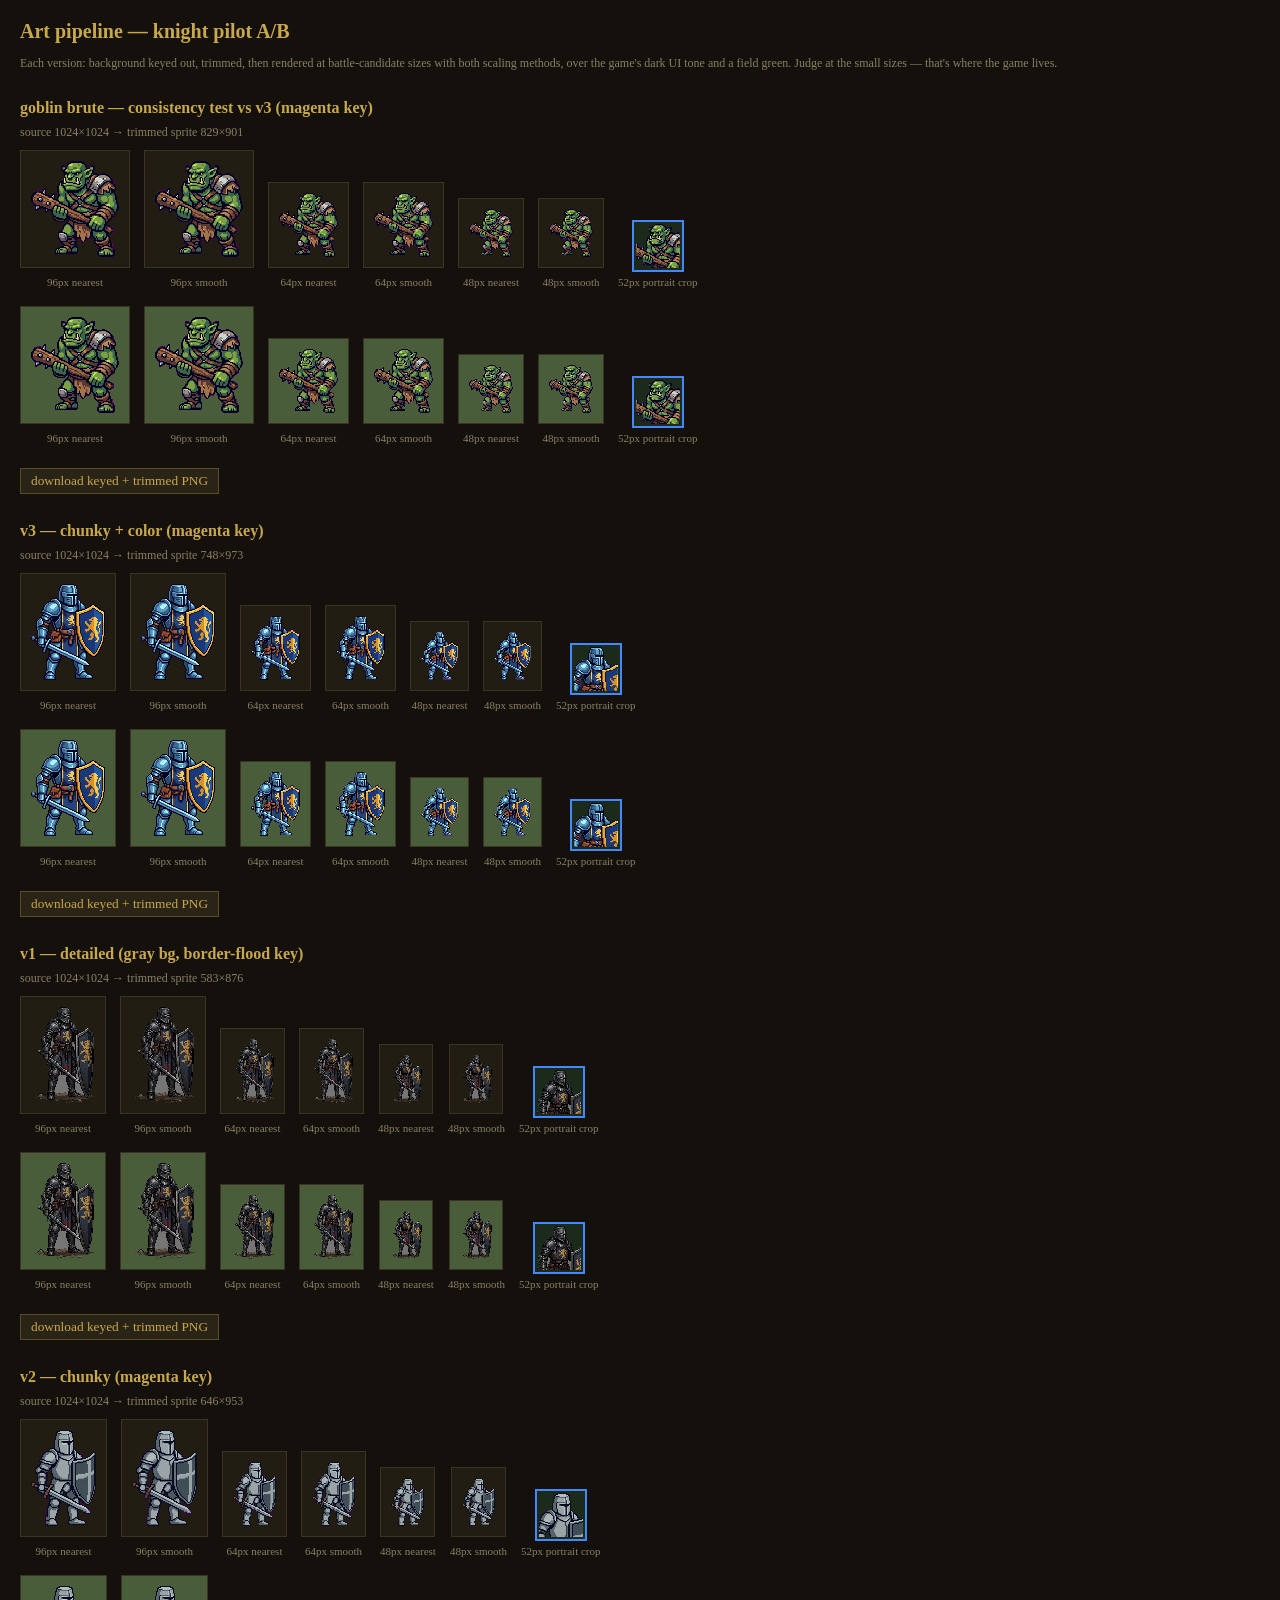
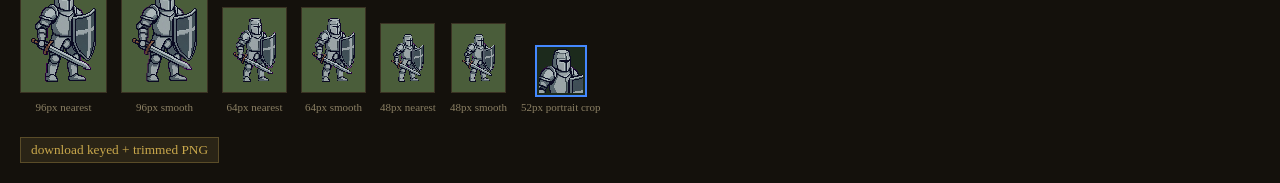
<file: tools/process-art.html>
<!DOCTYPE html>
<html>
<head>
<meta charset="utf-8">
<title>Art pipeline — pilot A/B</title>
<style>
  body { background: #14110c; color: #d8cba8; font-family: Georgia, serif; margin: 20px; }
  h1 { font-size: 20px; color: #c9a84c; }
  h2 { font-size: 16px; color: #c9a84c; margin: 28px 0 8px; }
  .meta { font-size: 12px; color: #8a7f63; margin-bottom: 10px; }
  .row { display: flex; gap: 14px; flex-wrap: wrap; align-items: flex-end; }
  .cell { text-align: center; }
  .cell .label { font-size: 11px; color: #8a7f63; margin-top: 4px; }
  .swatch-dark  { background: #221d12; border: 1px solid #3a3223; padding: 10px; display: inline-block; }
  .swatch-field { background: #4a5d3a; border: 1px solid #3a3223; padding: 10px; display: inline-block; }
  .portrait-chip { width: 52px; height: 52px; box-sizing: border-box; border: 2px solid #4488ff;
                   background: #1c2a1c; display: inline-flex; align-items: center; justify-content: center; }
  canvas { display: block; }
  button { background: #2a2416; color: #c9a84c; border: 1px solid #5a4c28; padding: 4px 10px;
           font-family: inherit; cursor: pointer; margin-top: 6px; }
  .err { color: #d06050; }
</style>
</head>
<body>
<h1>Art pipeline — knight pilot A/B</h1>
<div class="meta">Each version: background keyed out, trimmed, then rendered at battle-candidate
sizes with both scaling methods, over the game's dark UI tone and a field green. Judge at the
small sizes — that's where the game lives.</div>
<div id="out"></div>

<script>
const ASSETS = [
  { name: 'goblin brute — consistency test vs v3 (magenta key)', file: '../assets/raw/raw_enemy_goblin_brute.png', key: 'magenta' },
  { name: 'v3 — chunky + color (magenta key)',         file: '../assets/raw/raw_hero_knight_v3.png', key: 'magenta' },
  { name: 'v1 — detailed (gray bg, border-flood key)', file: '../assets/raw/raw_hero_knight_v1.png', key: 'flood' },
  { name: 'v2 — chunky (magenta key)',                 file: '../assets/raw/raw_hero_knight_v2.png', key: 'magenta' },
];
const SIZES = [96, 64, 48];

function loadImage(src) {
  return new Promise((res, rej) => {
    const img = new Image();
    img.onload = () => res(img);
    img.onerror = () => rej(new Error('failed to load ' + src));
    img.src = src;
  });
}

function toCanvas(img) {
  const c = document.createElement('canvas');
  c.width = img.width; c.height = img.height;
  c.getContext('2d').drawImage(img, 0, 0);
  return c;
}

function keyMagenta(canvas) {
  const ctx = canvas.getContext('2d');
  const d = ctx.getImageData(0, 0, canvas.width, canvas.height);
  const p = d.data;
  for (let i = 0; i < p.length; i += 4) {
    const r = p[i], g = p[i+1], b = p[i+2];
    const m = Math.max(r, b);
    if (m > 130 && g < 0.65 * m && Math.min(r, b) > 0.45 * m) p[i+3] = 0;
  }
  ctx.putImageData(d, 0, 0);
}

// Border flood key: BFS from every border pixel, removing the connected region whose color
// stays near the border's dominant color (tolerates the vignette via a local-step criterion).
function keyFlood(canvas) {
  const ctx = canvas.getContext('2d');
  const W = canvas.width, H = canvas.height;
  const d = ctx.getImageData(0, 0, W, H);
  const p = d.data;
  const seen = new Uint8Array(W * H);
  const queue = [];
  let sr = 0, sg = 0, sb = 0, n = 0;
  const border = [];
  for (let x = 0; x < W; x++) { border.push(x, (H-1)*W + x); }
  for (let y = 0; y < H; y++) { border.push(y*W, y*W + W-1); }
  for (const idx of border) { sr += p[idx*4]; sg += p[idx*4+1]; sb += p[idx*4+2]; n++; }
  sr /= n; sg /= n; sb /= n;
  const nearSeed = i => {
    const dr = p[i*4]-sr, dg = p[i*4+1]-sg, db = p[i*4+2]-sb;
    return dr*dr + dg*dg + db*db < 70*70;
  };
  const nearPix = (i, j) => {
    const dr = p[i*4]-p[j*4], dg = p[i*4+1]-p[j*4+1], db = p[i*4+2]-p[j*4+2];
    return dr*dr + dg*dg + db*db < 28*28;
  };
  for (const idx of border) {
    if (!seen[idx] && nearSeed(idx)) { seen[idx] = 1; queue.push(idx); }
  }
  while (queue.length) {
    const i = queue.pop();
    p[i*4+3] = 0;
    const x = i % W, y = (i / W) | 0;
    const neighbors = [];
    if (x > 0) neighbors.push(i-1);
    if (x < W-1) neighbors.push(i+1);
    if (y > 0) neighbors.push(i-W);
    if (y < H-1) neighbors.push(i+W);
    for (const j of neighbors) {
      if (!seen[j] && nearSeed(j) && nearPix(j, i)) { seen[j] = 1; queue.push(j); }
    }
  }
  ctx.putImageData(d, 0, 0);
}

function trim(canvas) {
  const ctx = canvas.getContext('2d');
  const W = canvas.width, H = canvas.height;
  const p = ctx.getImageData(0, 0, W, H).data;
  let minX = W, minY = H, maxX = -1, maxY = -1;
  for (let y = 0; y < H; y++) for (let x = 0; x < W; x++) {
    if (p[(y*W + x)*4 + 3] > 8) {
      if (x < minX) minX = x; if (x > maxX) maxX = x;
      if (y < minY) minY = y; if (y > maxY) maxY = y;
    }
  }
  if (maxX < 0) return canvas;
  const out = document.createElement('canvas');
  out.width = maxX - minX + 1; out.height = maxY - minY + 1;
  out.getContext('2d').drawImage(canvas, -minX, -minY);
  return out;
}

function scaled(src, targetH, smooth) {
  const scale = targetH / src.height;
  const c = document.createElement('canvas');
  c.width = Math.max(1, Math.round(src.width * scale));
  c.height = targetH;
  const ctx = c.getContext('2d');
  ctx.imageSmoothingEnabled = smooth;
  if (smooth) ctx.imageSmoothingQuality = 'high';
  ctx.drawImage(src, 0, 0, c.width, c.height);
  return c;
}

function portraitCrop(src, box) {
  const c = document.createElement('canvas');
  c.width = box; c.height = box;
  const ctx = c.getContext('2d');
  ctx.imageSmoothingEnabled = true;
  ctx.imageSmoothingQuality = 'high';
  const sw = src.width * 0.72, sh = sw;
  const sx = (src.width - sw) / 2, sy = 0;
  ctx.drawImage(src, sx, sy, sw, sh, 0, 0, box, box);
  return c;
}

function cell(node, label) {
  const div = document.createElement('div');
  div.className = 'cell';
  div.appendChild(node);
  const l = document.createElement('div');
  l.className = 'label';
  l.textContent = label;
  div.appendChild(l);
  return div;
}

async function run() {
  const out = document.getElementById('out');
  for (const asset of ASSETS) {
    const h2 = document.createElement('h2');
    h2.textContent = asset.name;
    out.appendChild(h2);
    try {
      const img = await loadImage(asset.file);
      const c = toCanvas(img);
      if (asset.key === 'magenta') keyMagenta(c); else keyFlood(c);
      const t = trim(c);
      const meta = document.createElement('div');
      meta.className = 'meta';
      meta.textContent = `source ${img.width}×${img.height} → trimmed sprite ${t.width}×${t.height}`;
      out.appendChild(meta);

      for (const swatchClass of ['swatch-dark', 'swatch-field']) {
        const row = document.createElement('div');
        row.className = 'row';
        for (const size of SIZES) {
          for (const smooth of [false, true]) {
            const wrap = document.createElement('div');
            wrap.className = swatchClass;
            wrap.appendChild(scaled(t, size, smooth));
            row.appendChild(cell(wrap, `${size}px ${smooth ? 'smooth' : 'nearest'}`));
          }
        }
        const chip = document.createElement('div');
        chip.className = 'portrait-chip';
        chip.appendChild(portraitCrop(t, 44));
        row.appendChild(cell(chip, '52px portrait crop'));
        out.appendChild(row);
        out.appendChild(document.createElement('br'));
      }

      const dl = document.createElement('button');
      dl.textContent = 'download keyed + trimmed PNG';
      dl.onclick = () => {
        const a = document.createElement('a');
        a.download = asset.file.split('/').pop().replace('raw_', 'keyed_');
        a.href = t.toDataURL('image/png');
        a.click();
      };
      out.appendChild(dl);
    } catch (e) {
      const err = document.createElement('div');
      err.className = 'err';
      err.textContent = e.message + ' — is the page served over http (not file://)?';
      out.appendChild(err);
    }
  }
}
run();
</script>
</body>
</html>
</file>
